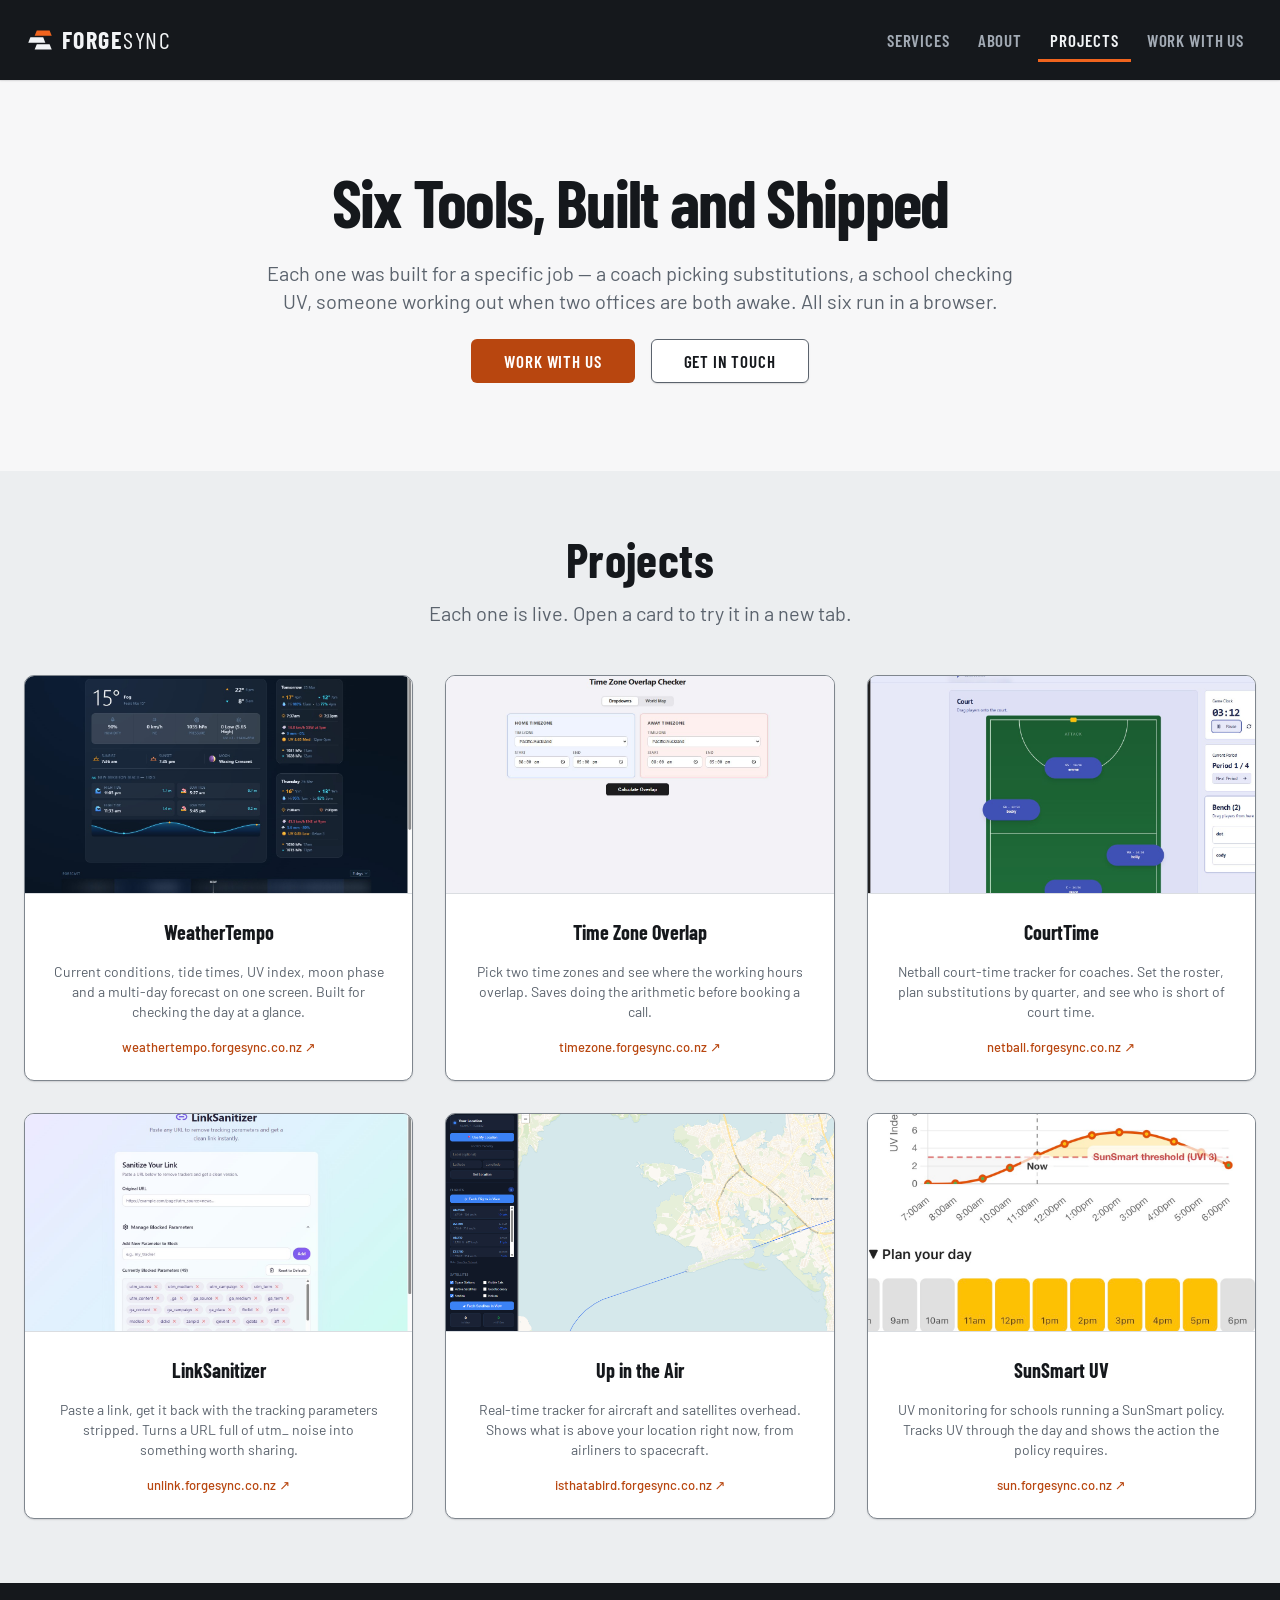
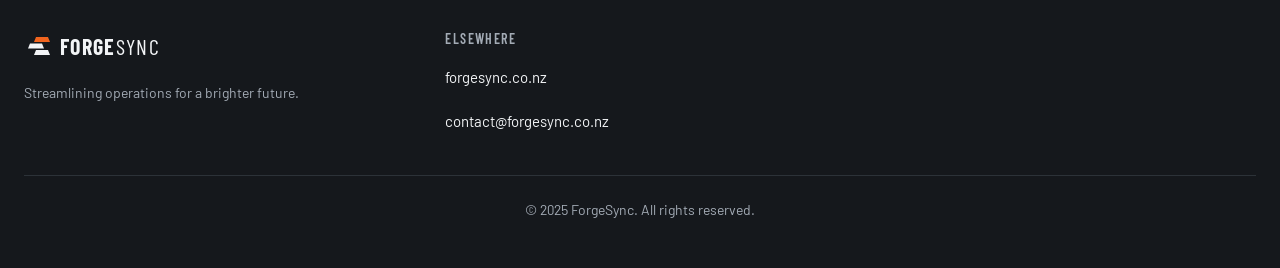
<file: index.html>
<!DOCTYPE html>
<html lang="en">
<head>
  <meta charset="UTF-8" />
  <meta name="viewport" content="width=device-width, initial-scale=1.0" />
  <title>Projects — ForgeSync</title>
  <meta name="description" content="Six web tools built and shipped by ForgeSync — weather, tides, UV, time zones, netball court time and flight tracking. Each one built for a specific job." />

  <link rel="icon" href="./brand/forgesync-icon.svg" type="image/svg+xml" />
  <meta name="theme-color" content="#15181C" />

  <link rel="preconnect" href="https://fonts.googleapis.com" />
  <link rel="preconnect" href="https://fonts.gstatic.com" crossorigin />
  <link href="https://fonts.googleapis.com/css2?family=Barlow+Condensed:wght@400;600;700&family=Barlow:wght@400;500;600&display=swap" rel="stylesheet" />
  <link rel="stylesheet" href="./brand/forgesync.css" />

  <style>
    /* Page layout — projects */

    .project-card { display: flex; flex-direction: column; overflow: hidden; }
    /* Full-bleed screenshot inside the padded card. */
    .project-thumb {
      margin: calc(var(--space-6) * -1) calc(var(--space-6) * -1) var(--space-6);
      aspect-ratio: 16 / 9;
      overflow: hidden;
      background: var(--surface-sunken);
      border-bottom: 1px solid var(--line);
    }
    .project-thumb img { width: 100%; height: 100%; object-fit: cover; display: block; }
    .project-card .fs-card-body { flex: 1; }
    .project-link {
      margin-top: var(--space-4);
      font-size: 13px; line-height: 18px; font-weight: 500;
      color: var(--ember-text);
      word-break: break-word;
    }
    .project-card:hover .project-link { text-decoration: underline; }
  </style>
</head>
<body>

  <header class="fs-header">
    <div class="container fs-header-inner">
      <a class="fs-header-home" href="https://forgesync.co.nz">
        <span class="fs-logo fs-logo-on-dark">
          <img class="fs-mark" src="./brand/forgesync-mark-on-dark.svg" width="32" height="32" alt="" />
          <span class="fs-wordmark" style="font-size: 24px;"><span class="fs-forge">Forge</span><span class="fs-sync">Sync</span></span>
        </span>
      </a>
      <nav aria-label="Main">
        <ul class="fs-nav">
          <li><a class="fs-nav-link" href="https://forgesync.co.nz/#services">Services</a></li>
          <li><a class="fs-nav-link" href="https://forgesync.co.nz/#about">About</a></li>
          <li><a class="fs-nav-link" href="./index.html" aria-current="page">Projects</a></li>
          <li><a class="fs-nav-link" href="./work-with-me.html">Work with us</a></li>
        </ul>
      </nav>
    </div>
  </header>

  <main>
    <section class="hero">
      <div class="container">
        <h1>Six Tools, Built and Shipped</h1>
        <p class="hero-body">
          Each one was built for a specific job — a coach picking substitutions, a school checking UV, someone working out when two offices are both awake. All six run in a browser.
        </p>
        <div class="hero-actions">
          <a class="fs-btn fs-btn-md fs-btn-primary" href="./work-with-me.html">Work with us</a>
          <a class="fs-btn fs-btn-md fs-btn-secondary" href="mailto:contact@forgesync.co.nz">Get in touch</a>
        </div>
      </div>
    </section>

    <section class="section section-alt" id="projects" aria-labelledby="projects-heading">
      <div class="container">
        <div class="section-head">
          <h2 id="projects-heading">Projects</h2>
          <p>Each one is live. Open a card to try it in a new tab.</p>
        </div>
        <div class="card-grid card-grid-3">

          <a class="fs-card fs-card-interactive project-card" href="https://weathertempo.forgesync.co.nz/" target="_blank" rel="noopener noreferrer">
            <div class="project-thumb"><img src="./thumbnails/weathertempo.jpg" alt="" /></div>
            <h3 class="fs-card-title">WeatherTempo</h3>
            <p class="fs-card-body">Current conditions, tide times, UV index, moon phase and a multi-day forecast on one screen. Built for checking the day at a glance.</p>
            <span class="project-link">weathertempo.forgesync.co.nz ↗</span>
          </a>

          <a class="fs-card fs-card-interactive project-card" href="https://timezone.forgesync.co.nz/" target="_blank" rel="noopener noreferrer">
            <div class="project-thumb"><img src="./thumbnails/timezone.jpg" alt="" /></div>
            <h3 class="fs-card-title">Time Zone Overlap</h3>
            <p class="fs-card-body">Pick two time zones and see where the working hours overlap. Saves doing the arithmetic before booking a call.</p>
            <span class="project-link">timezone.forgesync.co.nz ↗</span>
          </a>

          <a class="fs-card fs-card-interactive project-card" href="https://netball.forgesync.co.nz/" target="_blank" rel="noopener noreferrer">
            <div class="project-thumb"><img src="./thumbnails/netball.jpg" alt="" /></div>
            <h3 class="fs-card-title">CourtTime</h3>
            <p class="fs-card-body">Netball court-time tracker for coaches. Set the roster, plan substitutions by quarter, and see who is short of court time.</p>
            <span class="project-link">netball.forgesync.co.nz ↗</span>
          </a>

          <a class="fs-card fs-card-interactive project-card" href="https://unlink.forgesync.co.nz/" target="_blank" rel="noopener noreferrer">
            <div class="project-thumb"><img src="./thumbnails/unlink.jpg" alt="" /></div>
            <h3 class="fs-card-title">LinkSanitizer</h3>
            <p class="fs-card-body">Paste a link, get it back with the tracking parameters stripped. Turns a URL full of utm_ noise into something worth sharing.</p>
            <span class="project-link">unlink.forgesync.co.nz ↗</span>
          </a>

          <a class="fs-card fs-card-interactive project-card" href="https://isthatabird.forgesync.co.nz/" target="_blank" rel="noopener noreferrer">
            <div class="project-thumb"><img src="./thumbnails/isthatabird.jpg" alt="" /></div>
            <h3 class="fs-card-title">Up in the Air</h3>
            <p class="fs-card-body">Real-time tracker for aircraft and satellites overhead. Shows what is above your location right now, from airliners to spacecraft.</p>
            <span class="project-link">isthatabird.forgesync.co.nz ↗</span>
          </a>

          <a class="fs-card fs-card-interactive project-card" href="https://sun.forgesync.co.nz/" target="_blank" rel="noopener noreferrer">
            <div class="project-thumb"><img src="./thumbnails/sun.jpg" alt="" /></div>
            <h3 class="fs-card-title">SunSmart UV</h3>
            <p class="fs-card-body">UV monitoring for schools running a SunSmart policy. Tracks UV through the day and shows the action the policy requires.</p>
            <span class="project-link">sun.forgesync.co.nz ↗</span>
          </a>

        </div>
      </div>
    </section>
  </main>

  <footer class="site-footer">
    <div class="container">
      <div class="footer-grid">
        <div>
          <span class="fs-logo fs-logo-on-dark">
            <img class="fs-mark" src="./brand/forgesync-mark-on-dark.svg" width="30" height="30" alt="" />
            <span class="fs-wordmark" style="font-size: 22px;"><span class="fs-forge">Forge</span><span class="fs-sync">Sync</span></span>
          </span>
          <p class="footer-tagline">Streamlining operations for a brighter future.</p>
        </div>
        <nav aria-labelledby="footer-elsewhere">
          <p class="fs-eyebrow footer-heading" id="footer-elsewhere">Elsewhere</p>
          <div class="footer-links">
            <a href="https://forgesync.co.nz">forgesync.co.nz</a>
            <a href="mailto:contact@forgesync.co.nz">contact@forgesync.co.nz</a>
          </div>
        </nav>
      </div>
      <p class="footer-legal">© 2025 ForgeSync. All rights reserved.</p>
    </div>
  </footer>

</body>
</html>
</file>
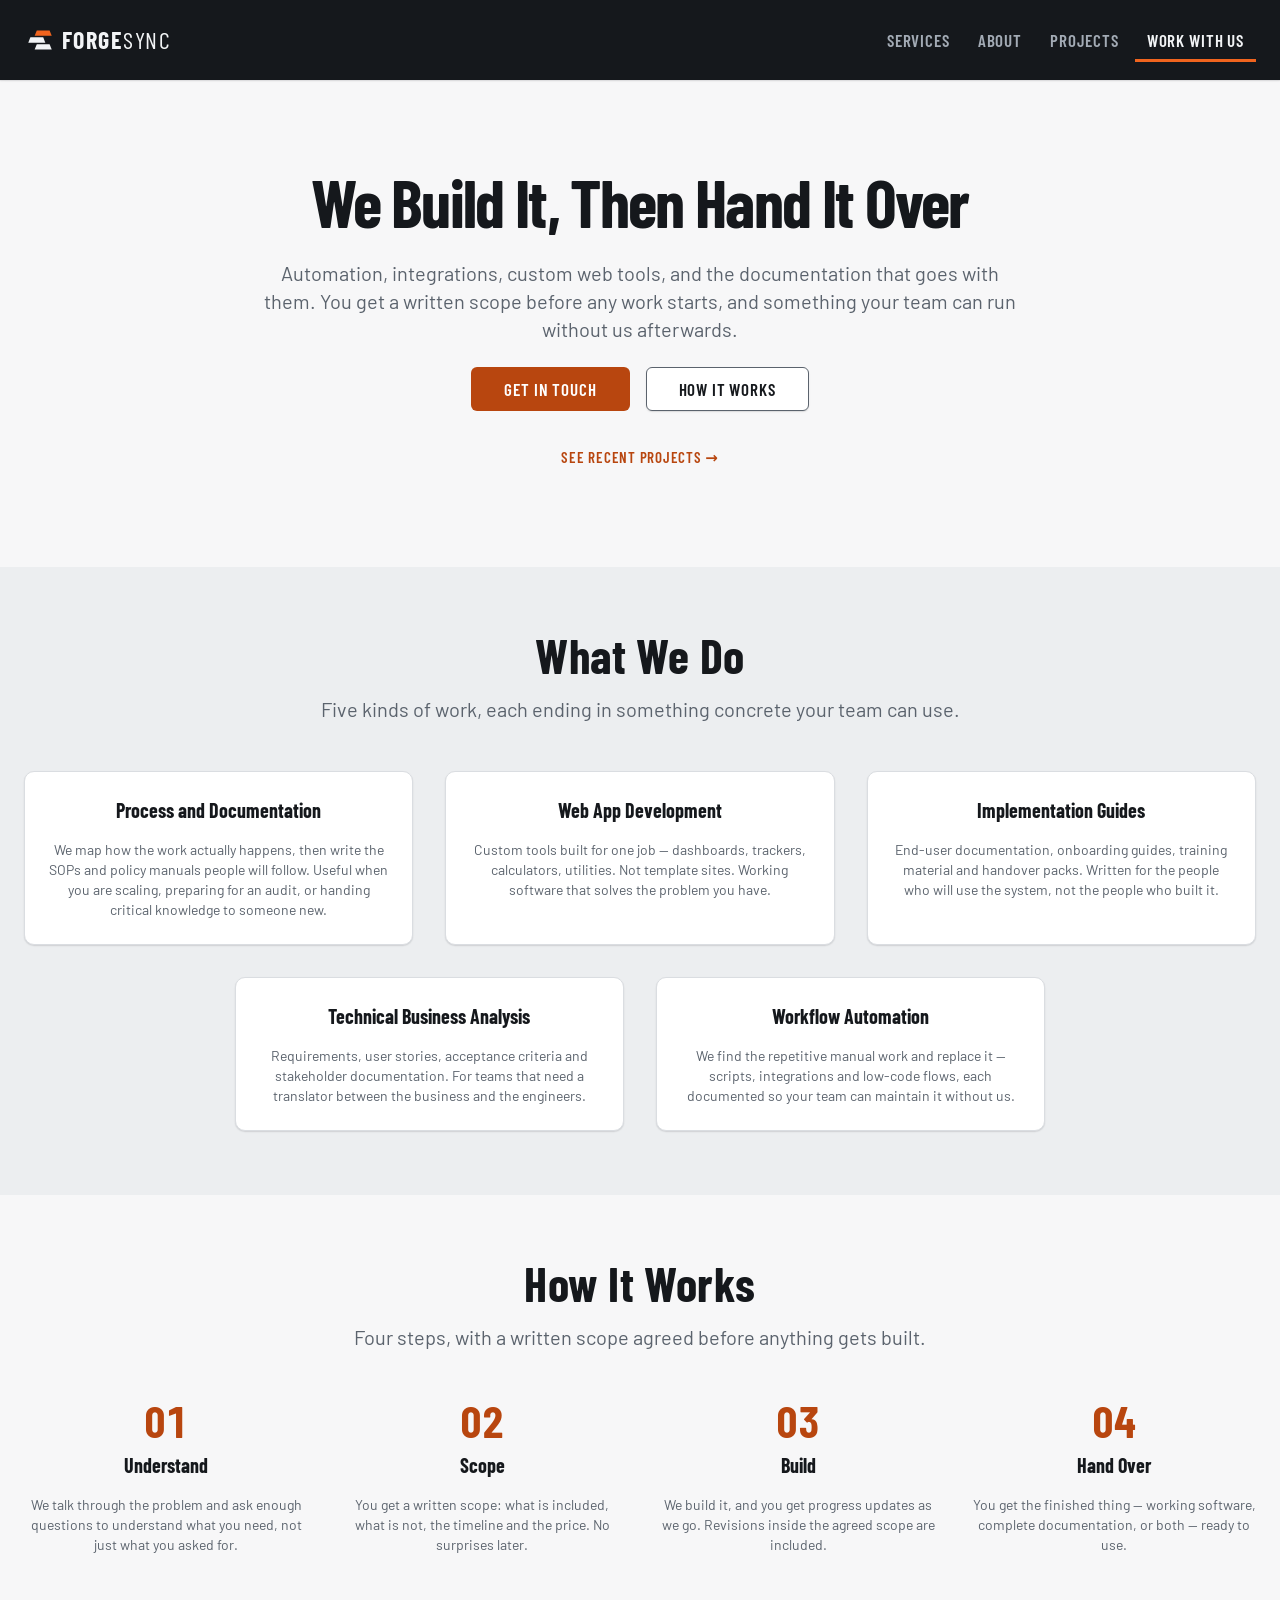
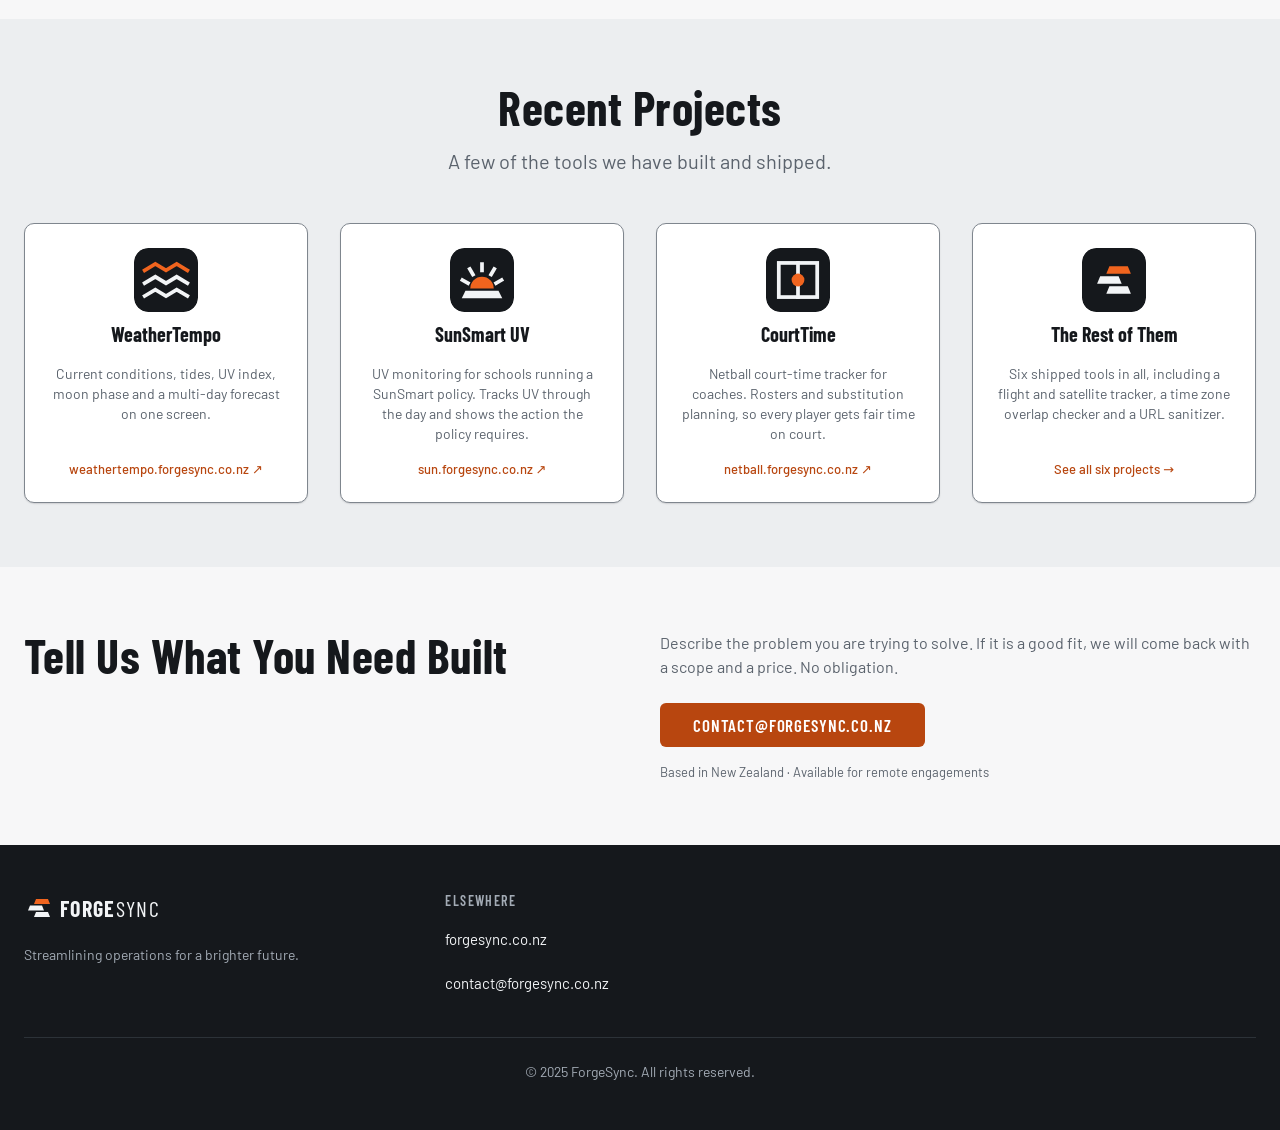
<file: work-with-me.html>
<!DOCTYPE html>
<html lang="en">
<head>
  <meta charset="UTF-8" />
  <meta name="viewport" content="width=device-width, initial-scale=1.0" />
  <title>Work with us — ForgeSync</title>
  <meta name="description" content="ForgeSync builds automation, integrations and custom web tools, and writes the documentation that goes with them. Written scope before any work starts." />

  <link rel="icon" href="./brand/forgesync-icon.svg" type="image/svg+xml" />
  <meta name="theme-color" content="#15181C" />

  <link rel="preconnect" href="https://fonts.googleapis.com" />
  <link rel="preconnect" href="https://fonts.gstatic.com" crossorigin />
  <link href="https://fonts.googleapis.com/css2?family=Barlow+Condensed:wght@400;600;700&family=Barlow:wght@400;500;600&display=swap" rel="stylesheet" />
  <link rel="stylesheet" href="./brand/forgesync.css" />

  <style>
    /* Page layout — work with us */

    /* How it works */
    .process-steps { list-style: none; text-align: center; }
    .step-num {
      display: block;
      font-family: var(--font-display);
      font-size: 44px; line-height: 44px; font-weight: 700;
      color: var(--ember-text);
      margin-bottom: var(--space-2);
    }

    /* Recent projects */
    .proof-card { display: flex; flex-direction: column; }
    .proof-icon { display: block; margin: 0 auto var(--space-2); border-radius: var(--radius-icon); }
    .proof-card .fs-card-body { flex: 1; }
    .proof-link {
      margin-top: var(--space-4);
      font-size: 13px; line-height: 18px; font-weight: 500;
      color: var(--ember-text);
      word-break: break-word;
    }
    .proof-card:hover .proof-link { text-decoration: underline; }

    /* Contact */
    .contact-grid {
      display: grid;
      grid-template-columns: 1fr 1fr;
      gap: var(--space-10);
      align-items: start;
    }
    .contact-grid h2 {
      font-family: var(--font-display);
      font-size: clamp(1.875rem, 1rem + 2.5vw, 3rem);
      line-height: 1;
      font-weight: 700;
      letter-spacing: 0.01em;
      color: var(--ink);
    }
    .contact-body p { color: var(--ink-muted); }
    .contact-body .fs-btn { margin: var(--space-6) 0 var(--space-4); }
    .contact-body .response-note { font-size: 13px; line-height: 18px; }

    @media (max-width: 767px) {
      .contact-grid { grid-template-columns: 1fr; gap: var(--space-6); }
    }
  </style>
</head>
<body>

  <header class="fs-header">
    <div class="container fs-header-inner">
      <a class="fs-header-home" href="https://forgesync.co.nz">
        <span class="fs-logo fs-logo-on-dark">
          <img class="fs-mark" src="./brand/forgesync-mark-on-dark.svg" width="32" height="32" alt="" />
          <span class="fs-wordmark" style="font-size: 24px;"><span class="fs-forge">Forge</span><span class="fs-sync">Sync</span></span>
        </span>
      </a>
      <nav aria-label="Main">
        <ul class="fs-nav">
          <li><a class="fs-nav-link" href="https://forgesync.co.nz/#services">Services</a></li>
          <li><a class="fs-nav-link" href="https://forgesync.co.nz/#about">About</a></li>
          <li><a class="fs-nav-link" href="./index.html">Projects</a></li>
          <li><a class="fs-nav-link" href="./work-with-me.html" aria-current="page">Work with us</a></li>
        </ul>
      </nav>
    </div>
  </header>

  <main>
    <section class="hero">
      <div class="container">
        <h1>We Build It, Then Hand It Over</h1>
        <p class="hero-body">
          Automation, integrations, custom web tools, and the documentation that goes with them. You get a written scope before any work starts, and something your team can run without us afterwards.
        </p>
        <div class="hero-actions">
          <a class="fs-btn fs-btn-md fs-btn-primary" href="mailto:contact@forgesync.co.nz">Get in touch</a>
          <a class="fs-btn fs-btn-md fs-btn-secondary" href="#process">How it works</a>
        </div>
        <p class="hero-more"><a class="fs-btn fs-btn-sm fs-btn-ghost" href="./index.html">See recent projects →</a></p>
      </div>
    </section>

    <section class="section section-alt" id="services" aria-labelledby="services-heading">
      <div class="container">
        <div class="section-head">
          <h2 id="services-heading">What We Do</h2>
          <p>Five kinds of work, each ending in something concrete your team can use.</p>
        </div>
        <div class="card-grid card-grid-3">

          <div class="fs-card">
            <h3 class="fs-card-title">Process and Documentation</h3>
            <p class="fs-card-body">We map how the work actually happens, then write the SOPs and policy manuals people will follow. Useful when you are scaling, preparing for an audit, or handing critical knowledge to someone new.</p>
          </div>

          <div class="fs-card">
            <h3 class="fs-card-title">Web App Development</h3>
            <p class="fs-card-body">Custom tools built for one job — dashboards, trackers, calculators, utilities. Not template sites. Working software that solves the problem you have.</p>
          </div>

          <div class="fs-card">
            <h3 class="fs-card-title">Implementation Guides</h3>
            <p class="fs-card-body">End-user documentation, onboarding guides, training material and handover packs. Written for the people who will use the system, not the people who built it.</p>
          </div>

          <div class="fs-card">
            <h3 class="fs-card-title">Technical Business Analysis</h3>
            <p class="fs-card-body">Requirements, user stories, acceptance criteria and stakeholder documentation. For teams that need a translator between the business and the engineers.</p>
          </div>

          <div class="fs-card">
            <h3 class="fs-card-title">Workflow Automation</h3>
            <p class="fs-card-body">We find the repetitive manual work and replace it — scripts, integrations and low-code flows, each documented so your team can maintain it without us.</p>
          </div>

        </div>
      </div>
    </section>

    <section class="section" id="process" aria-labelledby="process-heading">
      <div class="container">
        <div class="section-head">
          <h2 id="process-heading">How It Works</h2>
          <p>Four steps, with a written scope agreed before anything gets built.</p>
        </div>
        <ol class="process-steps card-grid card-grid-4" role="list">
          <li class="step">
            <span class="step-num" aria-hidden="true">01</span>
            <h3 class="fs-card-title">Understand</h3>
            <p class="fs-card-body">We talk through the problem and ask enough questions to understand what you need, not just what you asked for.</p>
          </li>
          <li class="step">
            <span class="step-num" aria-hidden="true">02</span>
            <h3 class="fs-card-title">Scope</h3>
            <p class="fs-card-body">You get a written scope: what is included, what is not, the timeline and the price. No surprises later.</p>
          </li>
          <li class="step">
            <span class="step-num" aria-hidden="true">03</span>
            <h3 class="fs-card-title">Build</h3>
            <p class="fs-card-body">We build it, and you get progress updates as we go. Revisions inside the agreed scope are included.</p>
          </li>
          <li class="step">
            <span class="step-num" aria-hidden="true">04</span>
            <h3 class="fs-card-title">Hand Over</h3>
            <p class="fs-card-body">You get the finished thing — working software, complete documentation, or both — ready to use.</p>
          </li>
        </ol>
      </div>
    </section>

    <section class="section section-alt" id="recent" aria-labelledby="proof-heading">
      <div class="container">
        <div class="section-head">
          <h2 id="proof-heading">Recent Projects</h2>
          <p>A few of the tools we have built and shipped.</p>
        </div>
        <div class="card-grid card-grid-4">

          <a class="fs-card fs-card-interactive proof-card" href="https://weathertempo.forgesync.co.nz" target="_blank" rel="noopener noreferrer">
            <img class="proof-icon" src="./brand/product-weathertempo.svg" width="64" height="64" alt="" />
            <h3 class="fs-card-title">WeatherTempo</h3>
            <p class="fs-card-body">Current conditions, tides, UV index, moon phase and a multi-day forecast on one screen.</p>
            <span class="proof-link">weathertempo.forgesync.co.nz ↗</span>
          </a>

          <a class="fs-card fs-card-interactive proof-card" href="https://sun.forgesync.co.nz" target="_blank" rel="noopener noreferrer">
            <img class="proof-icon" src="./brand/product-sunsmart.svg" width="64" height="64" alt="" />
            <h3 class="fs-card-title">SunSmart UV</h3>
            <p class="fs-card-body">UV monitoring for schools running a SunSmart policy. Tracks UV through the day and shows the action the policy requires.</p>
            <span class="proof-link">sun.forgesync.co.nz ↗</span>
          </a>

          <a class="fs-card fs-card-interactive proof-card" href="https://netball.forgesync.co.nz" target="_blank" rel="noopener noreferrer">
            <img class="proof-icon" src="./brand/product-courttime.svg" width="64" height="64" alt="" />
            <h3 class="fs-card-title">CourtTime</h3>
            <p class="fs-card-body">Netball court-time tracker for coaches. Rosters and substitution planning, so every player gets fair time on court.</p>
            <span class="proof-link">netball.forgesync.co.nz ↗</span>
          </a>

          <a class="fs-card fs-card-interactive proof-card" href="./index.html">
            <img class="proof-icon" src="./brand/forgesync-icon.svg" width="64" height="64" alt="" />
            <h3 class="fs-card-title">The Rest of Them</h3>
            <p class="fs-card-body">Six shipped tools in all, including a flight and satellite tracker, a time zone overlap checker and a URL sanitizer.</p>
            <span class="proof-link">See all six projects →</span>
          </a>

        </div>
      </div>
    </section>

    <section class="section" aria-labelledby="contact-heading">
      <div class="container contact-grid">
        <h2 id="contact-heading">Tell Us What You Need Built</h2>
        <div class="contact-body">
          <p>Describe the problem you are trying to solve. If it is a good fit, we will come back with a scope and a price. No obligation.</p>
          <a class="fs-btn fs-btn-md fs-btn-primary" href="mailto:contact@forgesync.co.nz">contact@forgesync.co.nz</a>
          <p class="response-note">Based in New Zealand · Available for remote engagements</p>
        </div>
      </div>
    </section>
  </main>

  <footer class="site-footer">
    <div class="container">
      <div class="footer-grid">
        <div>
          <span class="fs-logo fs-logo-on-dark">
            <img class="fs-mark" src="./brand/forgesync-mark-on-dark.svg" width="30" height="30" alt="" />
            <span class="fs-wordmark" style="font-size: 22px;"><span class="fs-forge">Forge</span><span class="fs-sync">Sync</span></span>
          </span>
          <p class="footer-tagline">Streamlining operations for a brighter future.</p>
        </div>
        <nav aria-labelledby="footer-elsewhere">
          <p class="fs-eyebrow footer-heading" id="footer-elsewhere">Elsewhere</p>
          <div class="footer-links">
            <a href="https://forgesync.co.nz">forgesync.co.nz</a>
            <a href="mailto:contact@forgesync.co.nz">contact@forgesync.co.nz</a>
          </div>
        </nav>
      </div>
      <p class="footer-legal">© 2025 ForgeSync. All rights reserved.</p>
    </div>
  </footer>

</body>
</html>
</file>
<file: brand/forgesync.css>
/* ==========================================================================
   ForgeSync design system — projects.forgesync.co.nz
   Tokens from project/tokens.json (v1); components are the subset of
   project/components/bundle.css this site uses, with the `fs-` class names
   kept so the React bundle can be swapped in later.

   Layout matches forgesync.co.nz: a centred 1400px container, a centred hero,
   centred section headings on alternating grounds, and the same header and
   footer. Light theme only, like the main site, so the two never disagree.

   Load the typefaces alongside this file:
   <link href="https://fonts.googleapis.com/css2?family=Barlow+Condensed:wght@400;600;700&family=Barlow:wght@400;500;600&display=swap" rel="stylesheet" />

   Site-level additions rather than system tokens, each commented in place:
     --line-strong         a card edge that clears 3:1 for cards that are links
     --shadow-focus-panel  a focus ring whose gap matches a `panel` ground
     the current-page bar  drawn with ::after, not box-shadow
   ========================================================================== */

:root {
  color-scheme: light;

  /* Colour */
  --surface:        #F7F7F8;  /* page ground (Snow) */
  --surface-raised: #FFFFFF;  /* cards and panels on surface */
  --surface-sunken: #ECEEF0;  /* Mist: alternate section bands */
  --panel:          #15181C;  /* dark bands: site header, footer */
  --ink:            #15181C;  /* primary text */
  --ink-muted:      #5B636D;  /* Slate: secondary text, captions, labels */
  --line:           #DADDE1;  /* hairline dividers — decorative only */
  --ember-text:     #B8460F;  /* links, primary buttons, accent text */
  --on-accent:      #FFFFFF;  /* text on an ember-text fill */
  --steel:          #15181C;
  --snow:           #F2F4F6;
  --ember:          #F0641E;  /* the top ingot; accents on dark grounds */
  --on-panel:       #F2F4F6;
  --on-panel-muted: #A3ABB5;
  --line-on-panel:  #2C3238;  /* divider inside the footer */

  /* The system's `line` is "decorative only, never the sole boundary of a
     control". Cards that are links need an edge that clears 3:1 (WCAG 1.4.11);
     `line` measures 1.2:1. Informational cards keep the house hairline.
     Calibrated against the darker of the two grounds cards sit on. */
  --line-strong:    #7F868E;  /* 3.17:1 on surface-sunken, 3.44:1 on surface */

  /* Type */
  --font-display: "Barlow Condensed", "Arial Narrow", system-ui, sans-serif;
  --font-sans:    "Barlow", system-ui, sans-serif;

  /* Spacing. 8 and 12 are not system tokens: they are the grid gap and
     section rhythm forgesync.co.nz uses, kept here so the sites line up. */
  --space-1:  4px;
  --space-2:  8px;
  --space-4:  16px;
  --space-6:  24px;
  --space-8:  32px;
  --space-10: 40px;
  --space-12: 48px;
  --space-16: 64px;

  /* Radius — near-square, like cut stock */
  --radius-sm:   3px;
  --radius-md:   6px;
  --radius-lg:   10px;
  --radius-icon: 22%;

  /* Elevation — crisp and low, tinted steel rather than black */
  --shadow-sm:    0 1px 2px rgba(21,24,28,0.08), 0 1px 1px rgba(21,24,28,0.06);
  --shadow-md:    0 4px 10px -2px rgba(21,24,28,0.12), 0 2px 4px -2px rgba(21,24,28,0.08);
  --shadow-inset: inset 0 1px 2px rgba(21,24,28,0.08);
  --shadow-focus: 0 0 0 2px #F7F7F8, 0 0 0 4px #B8460F;

  /* shadow-focus bakes in the `surface` ground, so a control on the `panel`
     band needs its own: a 2px gap in the panel colour, then the ember ring. */
  --shadow-focus-panel: 0 0 0 2px var(--panel), 0 0 0 4px var(--ember);
}

/* ==========================================================================
   Base
   ========================================================================== */

*, *::before, *::after { box-sizing: border-box; margin: 0; padding: 0; }

html { scroll-behavior: smooth; }

body {
  font-family: var(--font-sans);
  font-variant-numeric: tabular-nums;
  background: var(--surface);
  color: var(--ink);
  font-size: 16px;
  line-height: 24px;
  min-height: 100vh;
}

/* The centred column every band sits in, matching forgesync.co.nz. */
.container {
  width: 100%;
  max-width: 1400px;
  margin-inline: auto;
  padding-inline: var(--space-6);
}

/* ==========================================================================
   Mark and logo
   ========================================================================== */

.fs-mark { display: block; flex-shrink: 0; }
.fs-logo { display: inline-flex; align-items: center; gap: 6px; line-height: 1; color: var(--ink); }
.fs-logo-on-dark { color: var(--on-panel); }
/* FORGE 700 and SYNC 400 in ONE colour: the weight change does the splitting,
   and ember stays in the mark. No space between the two words. */
.fs-wordmark {
  font-family: var(--font-display);
  letter-spacing: 0.06em;
  line-height: 1;
  white-space: nowrap;
  text-transform: uppercase;
  color: inherit;
}
.fs-forge { font-weight: 700; }
.fs-sync  { font-weight: 400; }

/* ==========================================================================
   Button
   ========================================================================== */

.fs-btn {
  font-family: var(--font-display);
  font-weight: 600;
  text-transform: uppercase;
  letter-spacing: 0.05em;
  display: inline-flex; align-items: center; justify-content: center;
  gap: var(--space-2);
  border-radius: var(--radius-md);
  border: 1px solid transparent;
  cursor: pointer; text-decoration: none;
  transition: box-shadow 120ms ease, background-color 120ms ease, filter 120ms ease;
}
.fs-btn-md { height: 44px; padding: 0 var(--space-8); font-size: 17px; }
.fs-btn-sm { height: 44px; padding: 0 var(--space-2); font-size: 15px; border-radius: var(--radius-sm); }
.fs-btn-primary { background: var(--ember-text); color: var(--on-accent); }
.fs-btn-primary:hover { filter: brightness(1.08); box-shadow: var(--shadow-sm); }
.fs-btn-secondary { background: var(--surface-raised); color: var(--ink); border-color: var(--ink-muted); box-shadow: var(--shadow-sm); }
.fs-btn-secondary:hover { box-shadow: var(--shadow-md); }
.fs-btn-ghost { background: transparent; color: var(--ember-text); }
.fs-btn-ghost:hover { background: var(--surface-sunken); }
.fs-btn:active { box-shadow: var(--shadow-inset); filter: none; }

/* ==========================================================================
   Card
   ========================================================================== */

.fs-card {
  background: var(--surface-raised);
  border: 1px solid var(--line);
  border-radius: var(--radius-lg);
  padding: var(--space-6);
  box-shadow: var(--shadow-sm);
  text-align: center;
  transition: box-shadow 160ms ease;
}
/* An interactive card is a control, so its edge carries the 3:1 boundary the
   decorative hairline cannot. */
.fs-card-interactive { border-color: var(--line-strong); text-decoration: none; color: inherit; }
.fs-card-interactive:hover { box-shadow: var(--shadow-md); }
.fs-card-title {
  font-family: var(--font-display);
  font-size: 20px; line-height: 28px; font-weight: 700;
  color: var(--ink);
}
.fs-card-body {
  margin-top: var(--space-4);
  font-size: 14px; line-height: 20px;
  color: var(--ink-muted);
}
.fs-eyebrow {
  font-family: var(--font-display);
  font-size: 14px; line-height: 16px; font-weight: 600;
  letter-spacing: 0.1em; text-transform: uppercase;
  color: var(--ink-muted);
}

/* A centred, wrapping grid: a short last row sits in the middle, as every
   row does on forgesync.co.nz, instead of hugging the left edge. */
.card-grid { display: flex; flex-wrap: wrap; justify-content: center; gap: var(--space-8); }
.card-grid > * { flex: 0 0 100%; min-width: 0; }
@media (min-width: 640px) {
  .card-grid > * { flex-basis: calc((100% - var(--space-8)) / 2); }
}
@media (min-width: 1024px) {
  .card-grid-3 > * { flex-basis: calc((100% - 2 * var(--space-8)) / 3); }
  .card-grid-4 > * { flex-basis: calc((100% - 3 * var(--space-8)) / 4); }
}

/* ==========================================================================
   SiteHeader
   ========================================================================== */

.fs-header {
  position: sticky; top: 0; z-index: 100;
  background: var(--panel);
  color: var(--on-panel);
  box-shadow: var(--shadow-sm);
}
.fs-header-inner {
  display: flex; flex-wrap: wrap; align-items: center;
  column-gap: var(--space-6);
  min-height: 80px;
}
.fs-header-home {
  display: inline-flex;
  border-radius: var(--radius-sm);
  text-decoration: none;
  color: var(--on-panel);
  padding: 4px; margin: -4px;
}
.fs-header nav { margin-left: auto; }
.fs-nav { display: flex; flex-wrap: wrap; gap: var(--space-1); list-style: none; }
.fs-nav-link {
  display: inline-flex; align-items: center;
  position: relative;
  min-height: 44px; padding: 0 12px;
  border-radius: var(--radius-sm);
  color: var(--on-panel-muted); text-decoration: none;
  font-family: var(--font-display);
  font-size: 17px; font-weight: 600;
  letter-spacing: 0.05em; text-transform: uppercase;
}
.fs-nav-link:hover { color: var(--on-panel); }
/* The current-page bar is an ::after, not a box-shadow. The focus ring is also
   a box-shadow, and one property cannot carry both signals: the focus rule wins
   on specificity and would erase this marker for as long as the link is focused. */
.fs-nav-link[aria-current="page"] { color: var(--on-panel); }
.fs-nav-link[aria-current="page"]::after {
  content: "";
  position: absolute;
  left: 0; right: 0; bottom: 0;
  height: 3px;
  background: var(--ember);
}

/* ==========================================================================
   Page bands: hero and sections
   ========================================================================== */

.hero { padding-block: 88px; text-align: center; }
.hero h1 {
  font-family: var(--font-display);
  font-size: clamp(2.25rem, 1rem + 4vw, 4.5rem);
  line-height: 1;
  font-weight: 700;
  letter-spacing: -0.025em;
  color: var(--ink);
}
.hero-body {
  max-width: 768px;
  margin: var(--space-6) auto 0;
  font-size: 20px; line-height: 28px;
  color: var(--ink-muted);
}
.hero-actions {
  display: flex; flex-wrap: wrap; justify-content: center;
  gap: var(--space-4);
  margin-top: var(--space-6);
}
.hero-more { margin-top: var(--space-6); }

.hero h1, .hero-body, .hero-actions, .hero-more { animation: fadeUp 0.6s ease both; }
.hero-body    { animation-delay: 0.08s; }
.hero-actions { animation-delay: 0.16s; }
.hero-more    { animation-delay: 0.24s; }

.section { padding-block: var(--space-16); }
.section-alt { background: var(--surface-sunken); }
.section-head {
  max-width: 768px;
  margin: 0 auto var(--space-12);
  text-align: center;
}
.section-head h2 {
  font-family: var(--font-display);
  font-size: clamp(1.875rem, 1rem + 2.5vw, 3rem);
  line-height: 1;
  font-weight: 700;
  letter-spacing: 0.01em;
  color: var(--ink);
}
.section-head p {
  margin-top: var(--space-4);
  font-size: 20px; line-height: 28px;
  color: var(--ink-muted);
}

/* ==========================================================================
   Site footer
   ========================================================================== */

.site-footer { background: var(--panel); color: var(--on-panel); }
.site-footer .container { padding-block: var(--space-12); }
.footer-grid {
  display: grid;
  grid-template-columns: repeat(3, 1fr);
  gap: var(--space-8);
}
.footer-tagline {
  margin-top: var(--space-4);
  max-width: 320px;
  font-size: 14px; line-height: 20px;
  color: var(--on-panel-muted);
}
.footer-heading { color: var(--on-panel-muted); margin-bottom: var(--space-2); }
.footer-links { display: flex; flex-direction: column; align-items: flex-start; }
.footer-links a {
  display: inline-flex; align-items: center;
  min-height: 44px;
  border-radius: var(--radius-sm);
  font-size: 15px;
  color: var(--on-panel);
  text-decoration: none;
}
.footer-links a:hover { text-decoration: underline; }
.footer-legal {
  margin-top: var(--space-8);
  padding-top: var(--space-6);
  border-top: 1px solid var(--line-on-panel);
  text-align: center;
  font-size: 14px; line-height: 20px;
  color: var(--on-panel-muted);
}

/* ==========================================================================
   Focus — on every control, never removed, never colour alone
   ========================================================================== */

.fs-btn:focus-visible,
.fs-nav-link:focus-visible,
.fs-header-home:focus-visible,
.fs-card:focus-visible,
a:focus-visible {
  outline: 2px solid transparent;
  box-shadow: var(--shadow-focus);
  /* .fs-card transitions box-shadow, which would fade the ring in over 160ms;
     a focus indicator has to be there the instant focus lands. */
  transition: none;
}
.fs-header .fs-nav-link:focus-visible,
.fs-header .fs-header-home:focus-visible,
.site-footer a:focus-visible {
  outline: 2px solid transparent;
  box-shadow: var(--shadow-focus-panel);
  transition: none;
}

/* ==========================================================================
   Motion
   ========================================================================== */

@keyframes fadeUp {
  from { opacity: 0; transform: translateY(16px); }
  to   { opacity: 1; transform: translateY(0); }
}

@media (prefers-reduced-motion: reduce) {
  html { scroll-behavior: auto; }
  *, *::before, *::after { animation: none !important; transition: none !important; }
}

/* ==========================================================================
   Phones — matches forgesync.co.nz below 768px
   ========================================================================== */

@media (max-width: 767px) {
  .container { padding-inline: var(--space-4); }

  /* Logo on its own row, the nav beneath it, still sticky: two rows of about
     94px, the same as the main site. The nav's negative margin lines the link
     text up with the container edge rather than the links' padding. */
  .fs-header-inner { min-height: 0; padding-block: 10px 6px; row-gap: 2px; }
  .fs-header-home  { flex: 1 1 100%; }
  .fs-header nav   { margin-left: -12px; }
  /* Tighter link padding, as the main site uses here, keeps all four links on
     one row at 375px; at 12px the last one wraps to a third row. */
  .fs-nav-link     { padding: 0 8px; }

  .hero { padding-block: var(--space-16); }
  .hero h1 { line-height: 1.1; }
  .hero-body, .section-head p { font-size: 18px; }

  .footer-grid { grid-template-columns: 1fr; }
}
</file>
